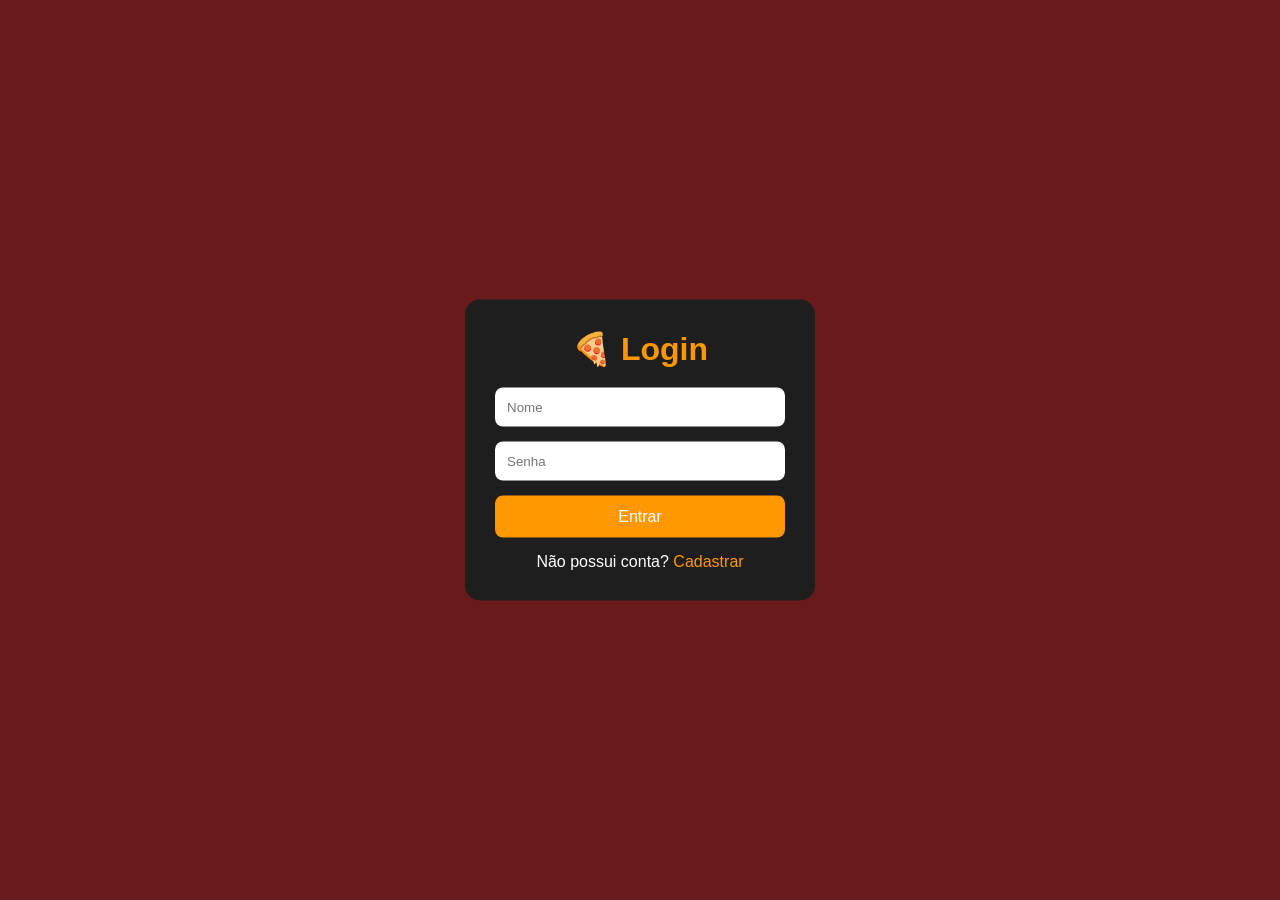
<file: index.html>
<!DOCTYPE html>
<html lang="pt-BR">
<head>
  <link rel="icon" href="logo1.png" type="image/png">
  <meta charset="UTF-8">
  <meta name="viewport" content="width=device-width, initial-scale=1.0">
  <title>www.pizzaria.BellaCrosta.com</title>

  <link rel="stylesheet" href="style.css">
</head>
<body>

<script>

  const usuario = localStorage.getItem("usuarioLogado");

  if(!usuario){
    window.location.href = "login.html";
  }

</script>

<header>

  <h1>🍕 Bella Crosta</h1>

  <nav>
    <a href="login.html">Início</a>
  
    <a href="cardapio.html">Cardápio</a>
  
    <a href="contato.html">Contato</a>
  </nav>

  <div class="usuario">
    👤 <span id="nomeUsuario"></span>
  </div>

</header>

<section class="hero">

  <div class="hero-content">

    <h2>Bem-vindo!</h2>

    <p>
      Olá,
      <span id="nomeUsuario2"></span>
    </p>

   <a href="cardapio.html" class="btn">
  Pedir Pizza
</a>

  </div>

</section>

<script>

  document.getElementById("nomeUsuario").innerText = usuario;
  document.getElementById("nomeUsuario2").innerText = usuario;

</script>

</body>
</html>
</file>
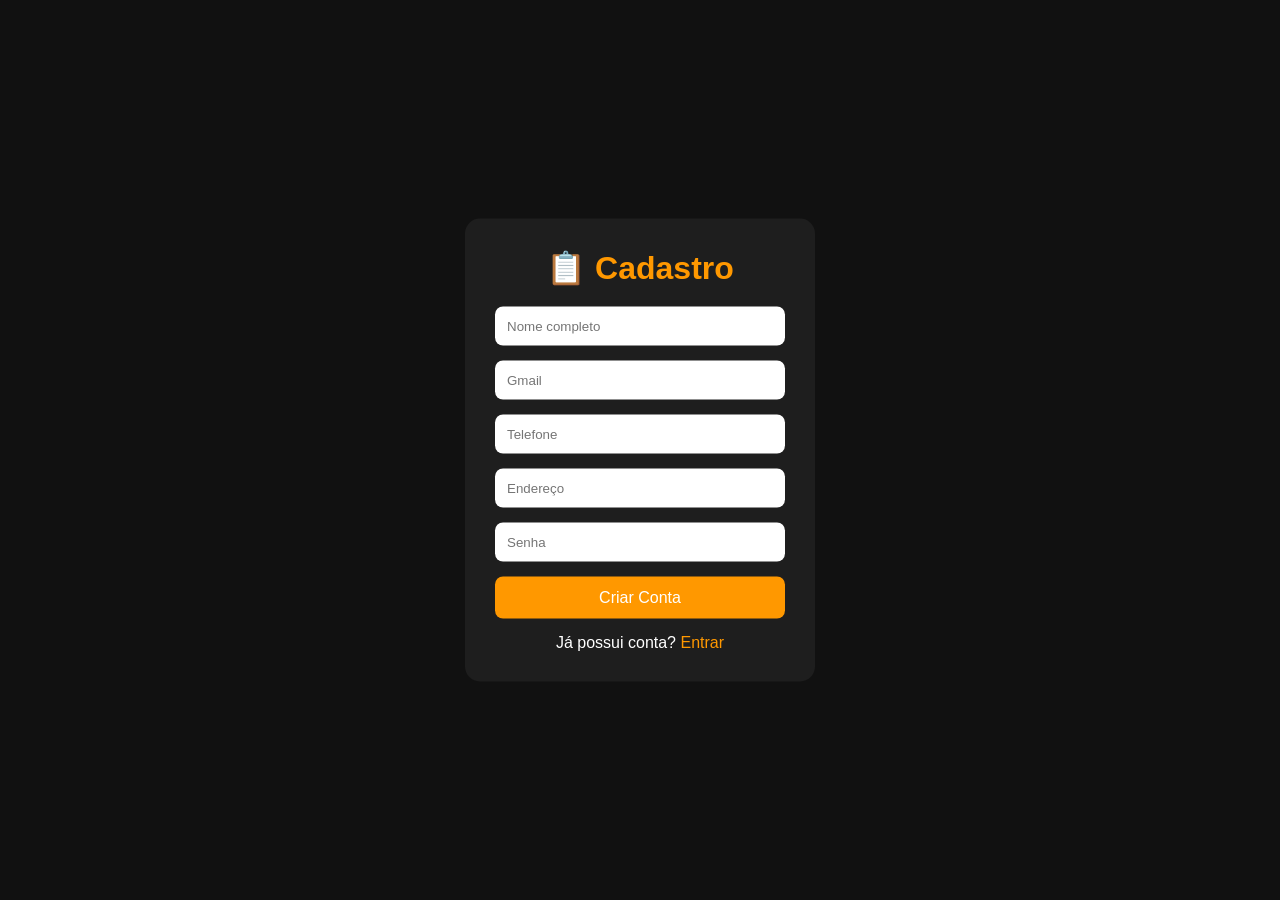
<file: cadastro.html>
<!DOCTYPE html>
<html lang="pt-BR">
<head>
  <meta charset="UTF-8">
  <meta name="viewport" content="width=device-width, initial-scale=1.0">
  <title>www.pizzaria.BellaCrosta.com</title>

  <link rel="stylesheet" href="style.css">
</head>
<body>

<div class="container">

  <h1>📋 Cadastro</h1>

  <input type="text" id="cadNome" placeholder="Nome completo">

  <input type="email" id="cadEmail" placeholder="Gmail">

  <input type="tel" id="cadTelefone" placeholder="Telefone">

  <input type="text" id="cadEndereco" placeholder="Endereço">

  <input type="password" id="cadSenha" placeholder="Senha">

  <button onclick="cadastrar()">
    Criar Conta
  </button>

  <p>
    Já possui conta?
    <a href="login.html">
      Entrar
    </a>
  </p>

</div>

<script src="javascript.js"></script>

<div id="toast" style="
  visibility:hidden;
  min-width:250px;
  background:#4caf50;
  color:white;
  text-align:center;
  border-radius:12px;
  padding:16px;
  position:fixed;
  z-index:9999;
  right:20px;
  top:20px;
  font-size:16px;
  box-shadow:0 0 10px rgba(0,0,0,0.5);
  opacity:0;
  transition:0.5s;
">
</div>

<script>

function mostrarNotificacao(mensagem){

  let toast = document.getElementById("toast");

  toast.innerHTML = mensagem;

  toast.style.visibility = "visible";
  toast.style.opacity = "1";

  setTimeout(() => {

    toast.style.opacity = "0";

    setTimeout(() => {

      toast.style.visibility = "hidden";

    }, 500);

  }, 3000);

}

</script>

</body>
</html>
</file>
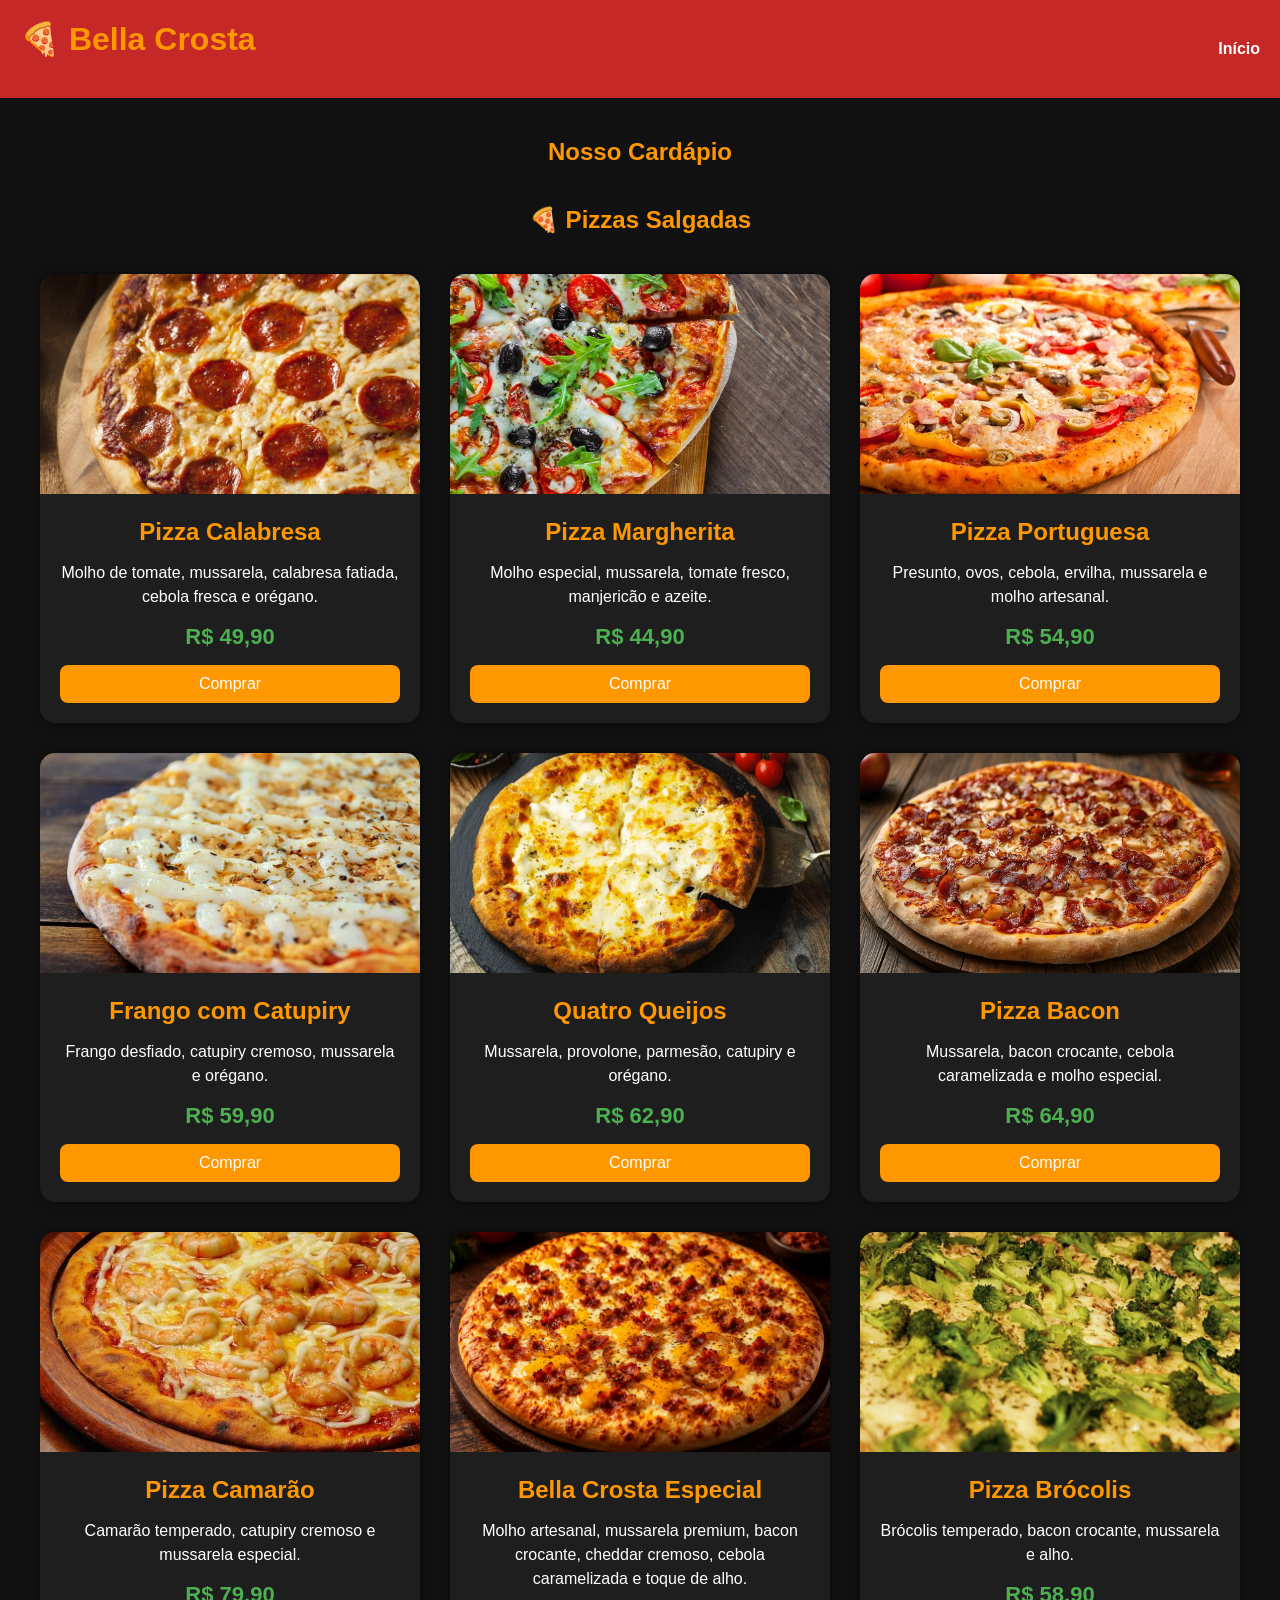
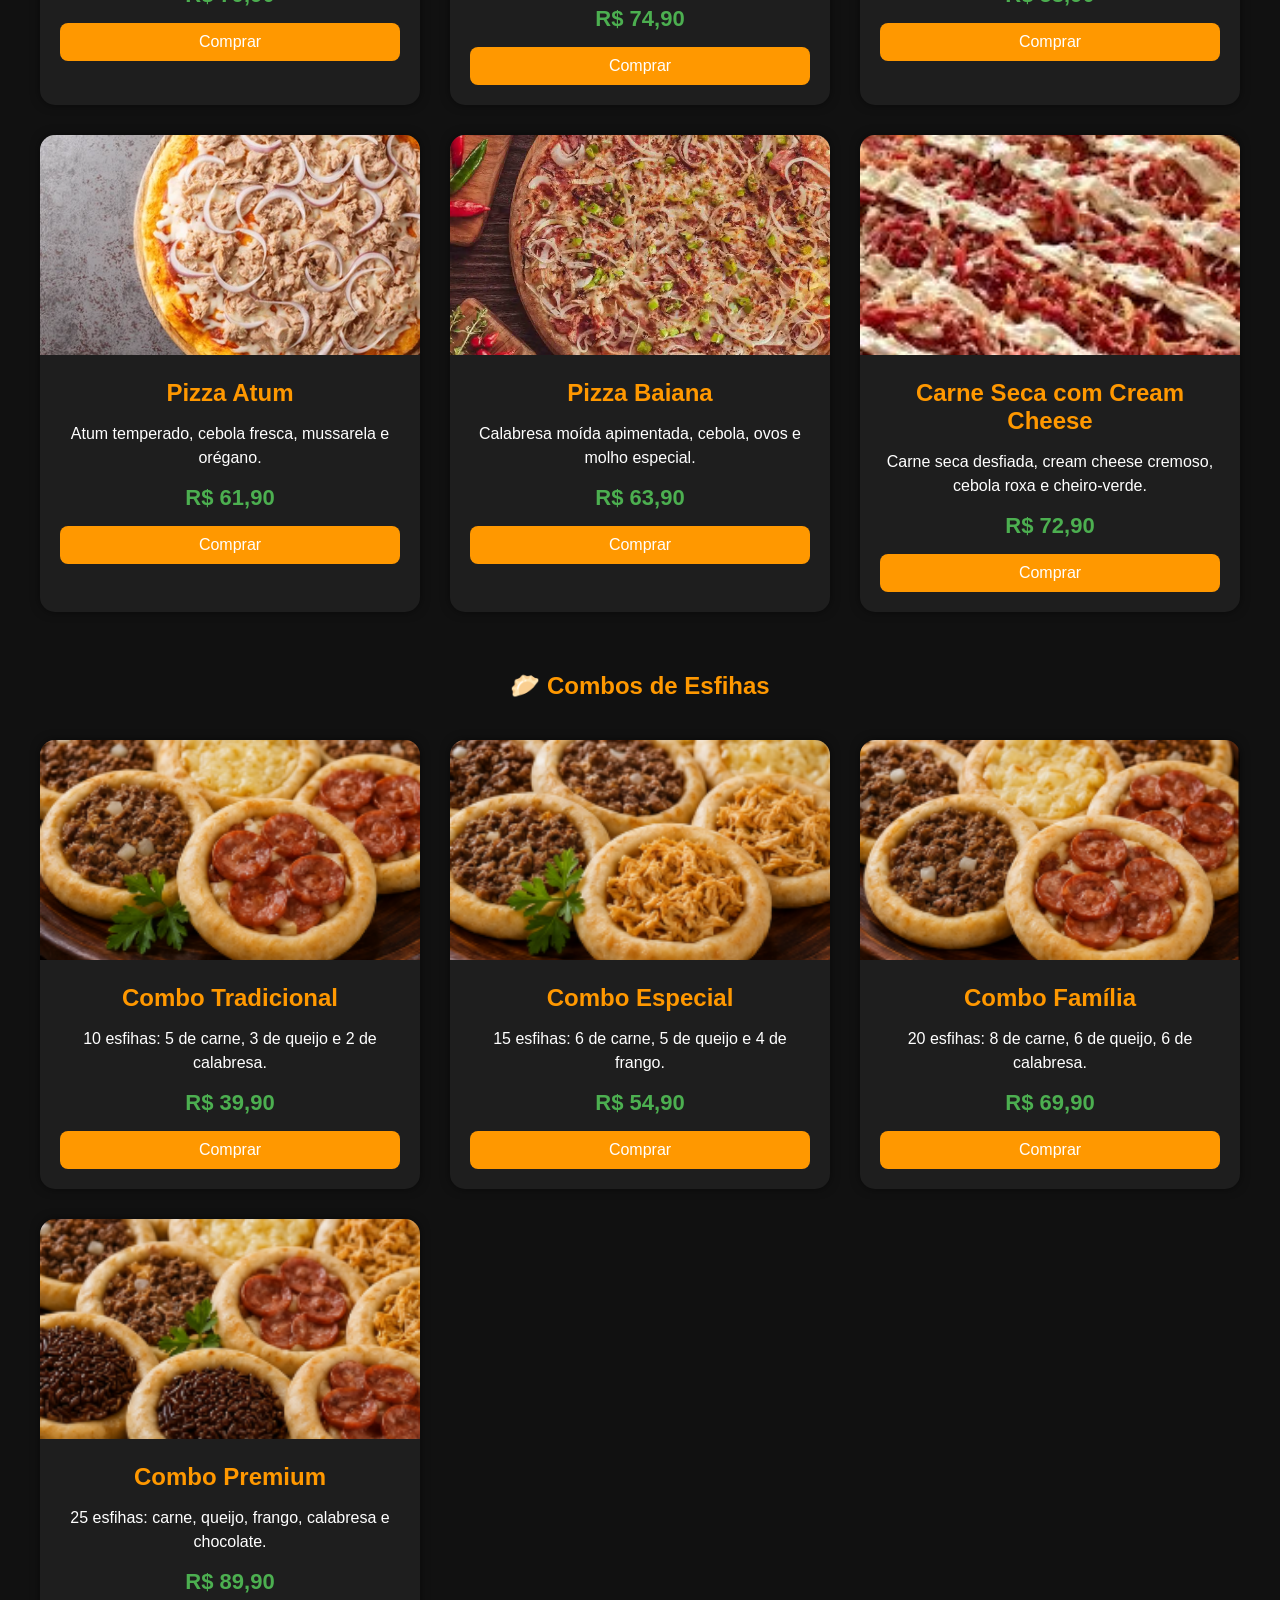
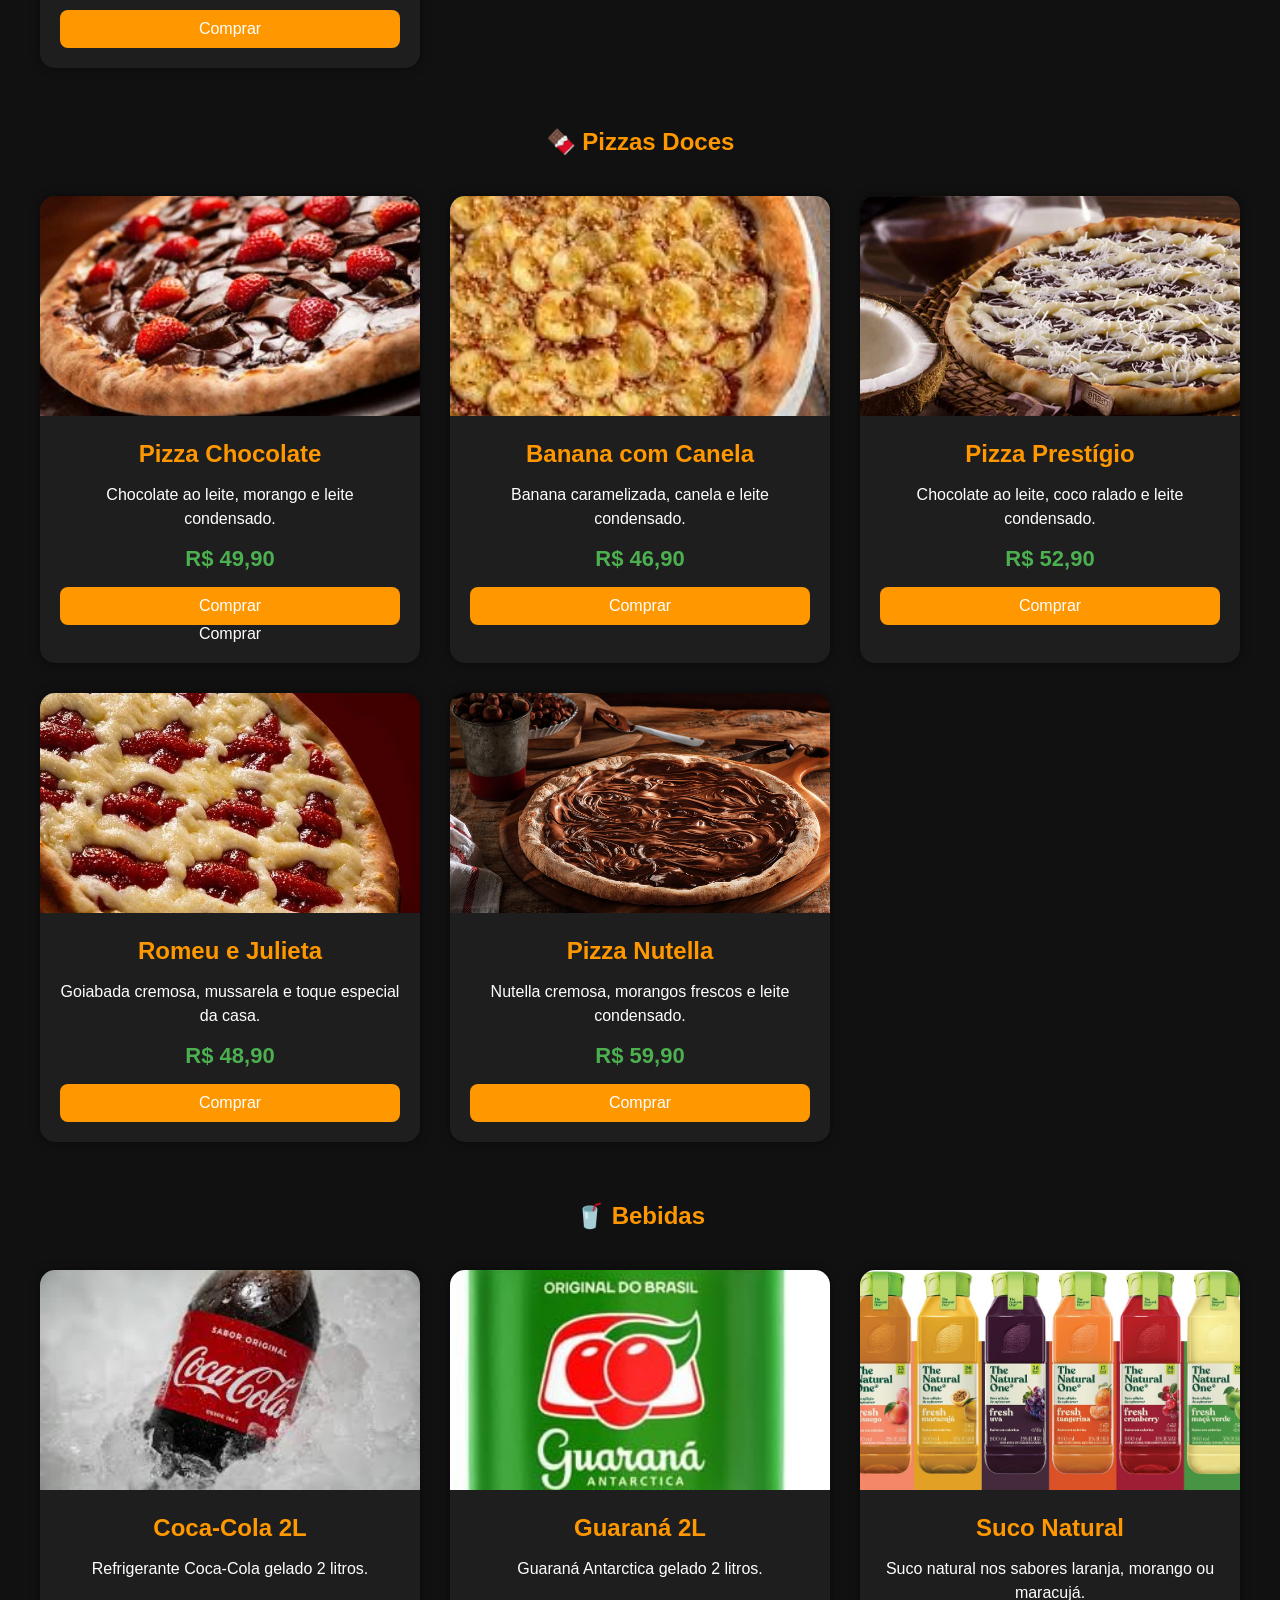
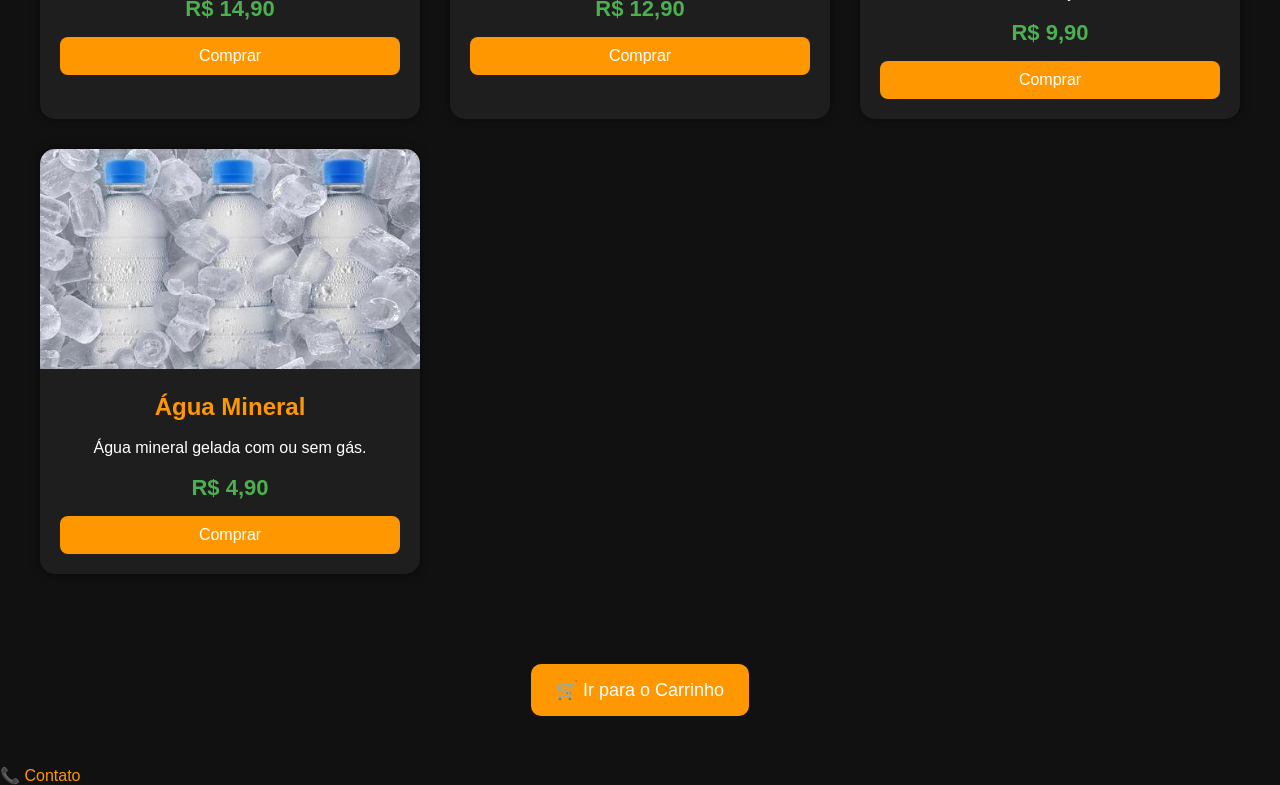
<file: cardapio.html>
<!-- cardapio.html -->

<!DOCTYPE html>
<html lang="pt-BR">
<head>
  <link rel="icon" href="logo1.png" type="image/png">
  <meta charset="UTF-8">
  <meta name="viewport" content="width=device-width, initial-scale=1.0">
  <title>www.pizzaria.BellaCrosta.com</title>

  <link rel="stylesheet" href="style.css">

  <style>
   

    .menu{
      padding:40px;
      text-align:center;
    }

    .menu h1{
      margin-bottom:40px;
      color:#ff9800;
    }

    .pizza-grid{
      display:grid;
      grid-template-columns:repeat(auto-fit,minmax(280px,1fr));
      gap:30px;
    }

    .pizza-card{
      background:#1e1e1e;
      border-radius:15px;
      overflow:hidden;
      transition:0.3s;
      box-shadow:0 0 10px rgba(0,0,0,0.5);
    }

    .pizza-card:hover{
      transform:translateY(-5px);
    }

    .pizza-card img{
      width:100%;
      height:220px;
      object-fit:cover;
    }

    .pizza-info{
      padding:20px;
    }

    .pizza-info h2{
      color:#ff9800;
      margin-bottom:10px;
    }

    .pizza-info p{
      margin-bottom:15px;
      line-height:1.5;
    }

    .preco{
      font-size:22px;
      font-weight:bold;
      color:#4caf50;
    }

    .btn-comprar{
      display:inline-block;
      margin-top:15px;
      background:#ff9800;
      color:white;
      padding:10px 20px;
      border-radius:8px;
      text-decoration:none;
    }

    .btn-comprar:hover{
      background:#ffa726;
    }

  </style>

</head>
<body>

<header>

  <h1>🍕 Bella Crosta</h1>

  <nav>
    <a href="index.html">Início</a>
  </nav>

</header>

<section class="menu">

  <h1>Nosso Cardápio</h1>
<h1 style="margin-top:40px;">
  🍕 Pizzas Salgadas
</h1>
  <div class="pizza-grid">

    

    <!-- CALABRESA -->
    <div class="pizza-card">

      <img src="calabresa.jpg">

      <div class="pizza-info">

        <h2>Pizza Calabresa</h2>

        <p>
          Molho de tomate, mussarela, calabresa fatiada,
          cebola fresca e orégano.
        </p>

        <div class="preco">
          R$ 49,90
        </div>

        <button class="btn-comprar" onclick="comprarPizza('Pizza Calabresa', 49.90)">
        Comprar
        </button>

      </div>

    </div>

    <!-- MARGHERITA -->
    <div class="pizza-card">

      <img src="margarita.jpg">

      <div class="pizza-info">

        <h2>Pizza Margherita</h2>

        <p>
          Molho especial, mussarela, tomate fresco,
          manjericão e azeite.
        </p>

        <div class="preco">
          R$ 44,90
        </div>

        <button class="btn-comprar" onclick="comprarPizza('Pizza Margherita', 44.90)">
          Comprar
        </button>

      </div>

    </div>

    <!-- PORTUGUESA -->
    <div class="pizza-card">

      <img src="portugues.jpg">

      <div class="pizza-info">

        <h2>Pizza Portuguesa</h2>

        <p>
          Presunto, ovos, cebola, ervilha,
          mussarela e molho artesanal.
        </p>

        <div class="preco">
          R$ 54,90
        </div>

        <button class="btn-comprar" onclick="comprarPizza('Pizza Portuguesa', 54.90)">
          Comprar
        </button>

      </div>

    </div>

    <!-- FRANGO -->
    <div class="pizza-card">

      <img src="frango.jpg">
      <div class="pizza-info">

        <h2>Frango com Catupiry</h2>

        <p>
          Frango desfiado, catupiry cremoso,
          mussarela e orégano.
        </p>

        <div class="preco">
          R$ 59,90
        </div>

        <button class="btn-comprar" onclick="comprarPizza('Frango com Catupiry', 59.90)">
          Comprar
        </button>

      </div>

    </div>

  

<!-- QUATRO QUEIJOS -->
<div class="pizza-card">

  <img src="queijo.jpg">

  <div class="pizza-info">

    <h2>Quatro Queijos</h2>

    <p>
      Mussarela, provolone, parmesão,
      catupiry e orégano.
    </p>

    <div class="preco">
      R$ 62,90
    </div>

    <button class="btn-comprar" onclick="comprarPizza('Pizza Quatro Queijos', 62.90)">
      Comprar
    </button>

  </div>

</div>



<!-- BACON -->
<div class="pizza-card">

  <img src="bacon.jpg">

  <div class="pizza-info">

    <h2>Pizza Bacon</h2>

    <p>
      Mussarela, bacon crocante,
      cebola caramelizada e molho especial.
    </p>

    <div class="preco">
      R$ 64,90
    </div>

    <button class="btn-comprar" onclick="comprarPizza('Pizza Bacon', 64.90)">
      Comprar
    </button>

  </div>

</div>


<!-- CAMARÃO -->
<div class="pizza-card">

  <img src="camarao.jpg">
  <div class="pizza-info">

    <h2>Pizza Camarão</h2>

    <p>
      Camarão temperado,
      catupiry cremoso e mussarela especial.
    </p>

    <div class="preco">
      R$ 79,90
    </div>

    <button class="btn-comprar" onclick="comprarPizza('Pizza Camarão', 79.90)">
      Comprar
    </button  >

  </div>

</div>



<!-- BELLA CROSTA ESPECIAL -->
<div class="pizza-card">

  <img src="casa.png">
  <div class="pizza-info">

    <h2>Bella Crosta Especial</h2>

    <p>
      Molho artesanal, mussarela premium,
      bacon crocante, cheddar cremoso,
      cebola caramelizada e toque de alho.
    </p>

    <div class="preco">
      R$ 74,90
    </div>

    <button class="btn-comprar" onclick="comprarPizza('Bella Crosta Especial', 74.90)">
      Comprar
    </button>

  </div>

</div>

<!-- BRÓCOLIS -->
<div class="pizza-card">

  <img src="brocolis.jpg">
  <div class="pizza-info">

    <h2>Pizza Brócolis</h2>

    <p>
      Brócolis temperado,
      bacon crocante, mussarela e alho.
    </p>

    <div class="preco">
      R$ 58,90
    </div>

    <button class="btn-comprar" onclick="comprarPizza('Pizza Brócolis', 58.90)">
      Comprar
    </button>

  </div>

</div>



<!-- ATUM -->
<div class="pizza-card">

  <img src="atum.jpg">

  <div class="pizza-info">

    <h2>Pizza Atum</h2>

    <p>
      Atum temperado,
      cebola fresca, mussarela e orégano.
    </p>

    <div class="preco">
      R$ 61,90
    </div>

    <button class="btn-comprar" onclick="comprarPizza('Pizza Atum', 61.90)">
      Comprar
    </button>

  </div>

</div>



<!-- BAIANA -->
<div class="pizza-card">

  <img src="baiana.jpg">

  <div class="pizza-info">

    <h2>Pizza Baiana</h2>

    <p>
      Calabresa moída apimentada,
      cebola, ovos e molho especial.
    </p>

    <div class="preco">
      R$ 63,90
    </div>

    <button class="btn-comprar" onclick="comprarPizza('Pizza Baiana', 63.90)">
      Comprar
    </button>

  </div>

</div>

<!-- CARNE SECA COM CREAM CHEESE -->
<div class="pizza-card">

  <img src="carne.jpg">

  <div class="pizza-info">

    <h2>Carne Seca com Cream Cheese</h2>

    <p>
      Carne seca desfiada,
      cream cheese cremoso,
      cebola roxa e cheiro-verde.
    </p>

    <div class="preco">
      R$ 72,90
    </div>

    <button class="btn-comprar" onclick="comprarPizza('Carne Seca com Cream Cheese', 72.90)">
      Comprar
    </button>

  </div>

</div>

<!-- FECHA GRID ANTERIOR -->
</div>

<h1 style="margin-top:60px;">
  🥟 Combos de Esfihas
</h1>

<div class="pizza-grid">

  <!-- COMBO TRADICIONAL -->
  <div class="pizza-card">

    <img src="combo-tradicional.jpg.png">

    <div class="pizza-info">

      <h2>Combo Tradicional</h2>

      <p>
        10 esfihas:
        5 de carne,
        3 de queijo
        e 2 de calabresa.
      </p>

      <div class="preco">
        R$ 39,90
      </div>

      <button class="btn-comprar"
        onclick="comprarPizza('Combo Tradicional', 39.90)">
        Comprar
      </button>

    </div>

  </div>

  <!-- COMBO ESPECIAL -->
  <div class="pizza-card">

    <img src="combo-especial.jpg.png">

    <div class="pizza-info">

      <h2>Combo Especial</h2>

      <p>
        15 esfihas:
        6 de carne,
        5 de queijo
        e 4 de frango.
      </p>

      <div class="preco">
        R$ 54,90
      </div>

      <button class="btn-comprar"
        onclick="comprarPizza('Combo Especial', 54.90)">
        Comprar
      </button>

    </div>

  </div>

  <!-- COMBO FAMÍLIA -->
  <div class="pizza-card">

    <img src="combo-familia.jpg.png">

    <div class="pizza-info">

      <h2>Combo Família</h2>

      <p>
        20 esfihas:
        8 de carne,
        6 de queijo,
        6 de calabresa.
      </p>

      <div class="preco">
        R$ 69,90
      </div>

      <button class="btn-comprar"
        onclick="comprarPizza('Combo Família', 69.90)">
        Comprar
      </button>

    </div>

  </div>

  <!-- COMBO PREMIUM -->
  <div class="pizza-card">

    <img src="combo-premium.jpg.png">

    <div class="pizza-info">

      <h2>Combo Premium</h2>

      <p>
        25 esfihas:
        carne, queijo,
        frango, calabresa
        e chocolate.
      </p>

      <div class="preco">
        R$ 89,90
      </div>

      <button class="btn-comprar"
        onclick="comprarPizza('Combo Premium', 89.90)">
        Comprar
      </button>

    </div>

  </div>

</div>

<h1 style="margin-top:60px;">
  🍫 Pizzas Doces
</h1>

<div class="pizza-grid">

 

  <!-- CHOCOLATE -->
  <div class="pizza-card">

    <img src="chocolate.webp">

    <div class="pizza-info">

      <h2>Pizza Chocolate</h2>

      <p>
        Chocolate ao leite,
        morango e leite condensado.
      </p>

      <div class="preco">
        R$ 49,90
      </div>

      <button class="btn-comprar" onclick="comprarPizza('Pizza Chocolate', 49.90)">
         Comprar
      </button> 
        Comprar
      </a>

    </div>

  </div>

  <!-- BANANA -->
  <div class="pizza-card">

    <img src="banana.jpg">

    <div class="pizza-info">

      <h2>Banana com Canela</h2>

      <p>
        Banana caramelizada,
        canela e leite condensado.
      </p>

      <div class="preco">
        R$ 46,90
      </div>

      <button class="btn-comprar" onclick="comprarPizza('Banana com Canela', 46.90)">
        Comprar
      </button>

    </div>

  </div>

<!-- PRESTÍGIO -->
<div class="pizza-card">

  <img src="prestigio.jpg">

  <div class="pizza-info">

    <h2>Pizza Prestígio</h2>

    <p>
      Chocolate ao leite,
      coco ralado e leite condensado.
    </p>

    <div class="preco">
      R$ 52,90
    </div>

    <button class="btn-comprar" onclick="comprarPizza('Pizza Prestígio', 52.90)">
      Comprar
    </button>

  </div>

</div>



<!-- ROMEU E JULIETA -->
<div class="pizza-card">

  <img src="romeu-e-julieta.jpg">

  <div class="pizza-info">

    <h2>Romeu e Julieta</h2>

    <p>
      Goiabada cremosa,
      mussarela e toque especial da casa.
    </p>

    <div class="preco">
      R$ 48,90
    </div>

    <button class="btn-comprar" onclick="comprarPizza('Romeu e Julieta', 48.90)">
      Comprar
    </button>

  </div>

</div>



<!-- NUTELLA -->
<div class="pizza-card">

  <img src="nutella.jpg">

  <div class="pizza-info">

    <h2>Pizza Nutella</h2>

    <p>
      Nutella cremosa,
      morangos frescos e leite condensado.
    </p>

    <div class="preco">
      R$ 59,90
    </div>

    <button class="btn-comprar" onclick="comprarPizza('Pizza Nutella', 59.90)">
      Comprar
    </button>

    </div>

</div>
<!-- FECHA GRID DAS DOCES -->
</div>

<h1 style="margin-top:60px;">
  🥤 Bebidas
</h1>

<div class="pizza-grid">

  <!-- COCA -->
  <div class="pizza-card">

    <img src="coca.jpg">

    <div class="pizza-info">

      <h2>Coca-Cola 2L</h2>

      <p>
        Refrigerante Coca-Cola gelado 2 litros.
      </p>

      <div class="preco">
        R$ 14,90
      </div>

      <button class="btn-comprar"
        onclick="comprarPizza('Coca-Cola 2L', 14.90)">
        Comprar
      </button>

    </div>

  </div>

  <!-- GUARANÁ -->
  <div class="pizza-card">

    <img src="guarana.jpg">

    <div class="pizza-info">

      <h2>Guaraná 2L</h2>

      <p>
        Guaraná Antarctica gelado 2 litros.
      </p>

      <div class="preco">
        R$ 12,90
      </div>

      <button class="btn-comprar"
        onclick="comprarPizza('Guaraná 2L', 12.90)">
        Comprar
      </button>

    </div>

  </div>

  <!-- SUCO -->
  <div class="pizza-card">

    <img src="suco.jpeg">

    <div class="pizza-info">

      <h2>Suco Natural</h2>

      <p>
        Suco natural nos sabores
        laranja, morango ou maracujá.
      </p>

      <div class="preco">
        R$ 9,90
      </div>

      <button class="btn-comprar"
        onclick="comprarPizza('Suco Natural', 9.90)">
        Comprar
      </button>

    </div>

  </div>

  <!-- ÁGUA -->
  <div class="pizza-card">

    <img src="agua.jpg">

    <div class="pizza-info">

      <h2>Água Mineral</h2>

      <p>
        Água mineral gelada com ou sem gás.
      </p>

      <div class="preco">
        R$ 4,90
      </div>

      <button class="btn-comprar"
        onclick="comprarPizza('Água Mineral', 4.90)">
        Comprar
      </button>

    </div>

  </div>

</div>

</section>
<div id="toast" style="
  position: fixed;
  bottom: 30px;
  left: 50%;
  transform: translateX(-50%);
  background: #ff9800;
  color: white;
  padding: 12px 20px;
  border-radius: 10px;
  font-size: 16px;
  display: none;
  z-index: 9999;
">
</div>
<script>

function mostrarToast(mensagem){
  const toast = document.getElementById("toast");

  toast.textContent = mensagem;
  toast.style.display = "block";

  setTimeout(() => {
    toast.style.display = "none";
  }, 2000);
}

</script>

<div style="text-align:center; margin:50px 0;">

  <a href="carrinho.html" 
     style="
        background:#ff9800;
        color:white;
        padding:15px 25px;
        border-radius:10px;
        text-decoration:none;
        font-size:18px;
        display:inline-block;
     ">
    🛒 Ir para o Carrinho
  </a>


</div>

<!-- TOAST -->
<div id="toast" style="
  position:fixed;
  bottom:30px;
  left:50%;
  transform:translateX(-50%);
  background:#ff9800;
  color:white;
  padding:15px 25px;
  border-radius:10px;
  font-size:16px;
  display:none;
  z-index:9999;
  box-shadow:0 0 10px rgba(0,0,0,0.5);
">
</div>

<script>

function mostrarToast(mensagem){

  let toast = document.getElementById("toast");

  toast.innerHTML = mensagem;

  toast.style.display = "block";

  setTimeout(() => {

    toast.style.display = "none";

  }, 2000);

}

function verificarBrinde(){

  let carrinho = JSON.parse(localStorage.getItem("carrinho")) || [];

  let total = 0;

  carrinho.forEach(item => {

    total += Number(item.preco);

  });

  // remove brinde antigo
  carrinho = carrinho.filter(item =>
    item.nome !== "🎁 Coca-Cola 2L GRÁTIS"
  );

  // adiciona brinde
  if(total >= 70){

    carrinho.push({
      nome: "🎁 Coca-Cola 2L GRÁTIS",
      preco: 0
    });

    mostrarToast("🎁 Você ganhou uma Coca-Cola 2L grátis!");

  }

  localStorage.setItem("carrinho", JSON.stringify(carrinho));

}

function comprarPizza(nome, preco){

  let carrinho = JSON.parse(localStorage.getItem("carrinho")) || [];

  carrinho.push({
    nome: nome,
    preco: Number(preco)
  });

  localStorage.setItem("carrinho", JSON.stringify(carrinho));

  verificarBrinde();

  mostrarToast(nome + " adicionada ao carrinho 🍕");

}

</script>
<a href="https://wa.me/11977705127" 
   target="_blank"
   class="btn-whatsapp">
   📞 Contato
</a>

</body>
</html>
</file>
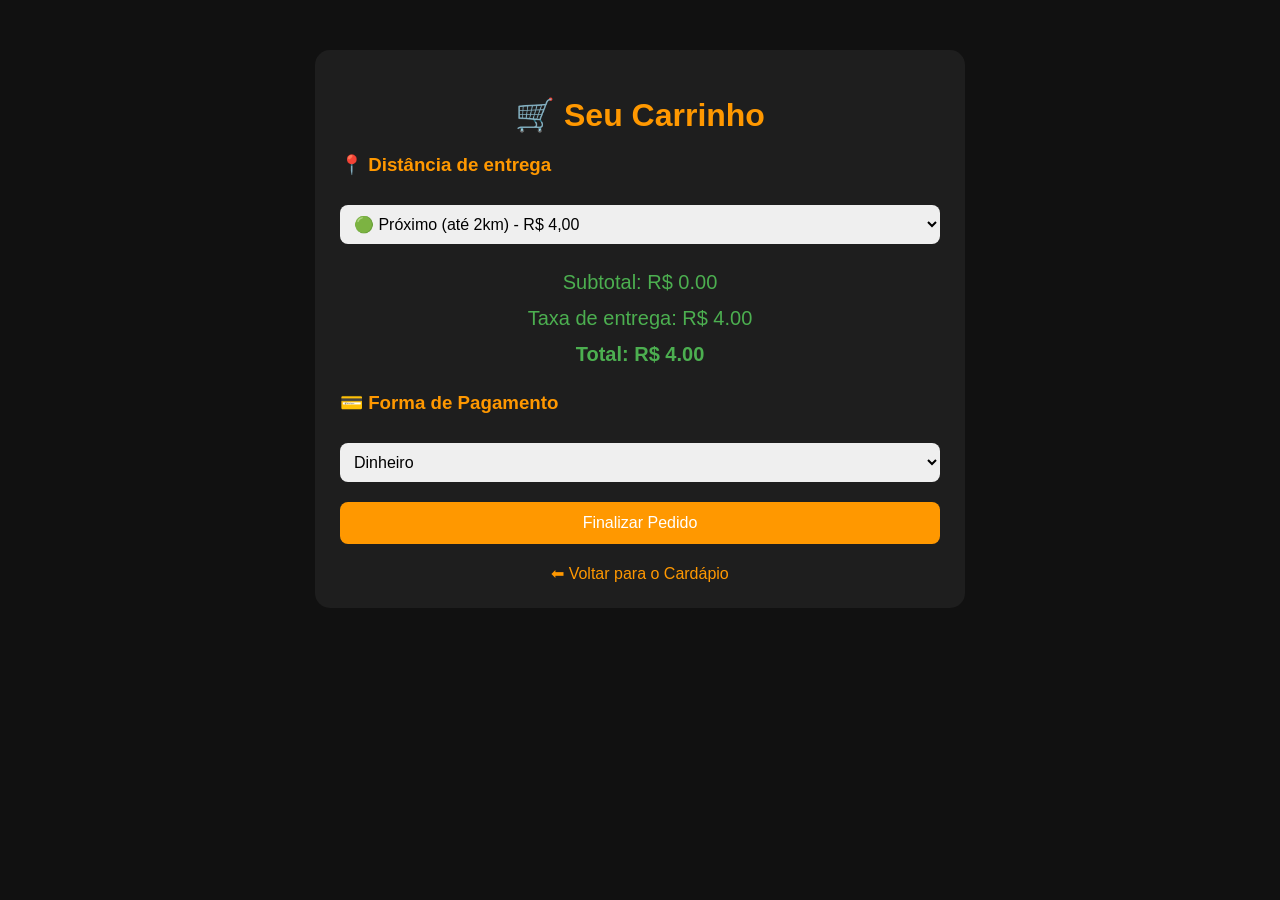
<file: carrinho.html>
<!DOCTYPE html>
<html lang="pt-BR">
<head>
  <link rel="icon" href="logo1.png" type="image/png">
  <meta charset="UTF-8">
  <meta name="viewport" content="width=device-width, initial-scale=1.0">
  <title>Carrinho - Bella Crosta</title>

  <style>

    body{
      background:#111;
      color:white;
      font-family:Arial;
      margin:0;
      padding:0;
    }

    .container{
      max-width:600px;
      margin:50px auto;
      background:#1e1e1e;
      padding:25px;
      border-radius:15px;
    }

    h1{
      text-align:center;
      color:#ff9800;
      margin-bottom:20px;
    }

    h3{
      color:#ff9800;
    }

    ul{
      list-style:none;
      padding:0;
    }

    li{
      padding:12px;
      border-bottom:1px solid #333;
      margin-bottom:10px;
    }

    .total{
      margin-top:20px;
      font-size:20px;
      color:#4caf50;
      text-align:center;
      line-height:1.8;
    }

    button{
      width:100%;
      margin-top:20px;
      padding:12px;
      border:none;
      border-radius:8px;
      background:#ff9800;
      color:white;
      font-size:16px;
      cursor:pointer;
    }

    button:hover{
      background:#ffa726;
    }

    select{
      width:100%;
      padding:10px;
      border-radius:8px;
      margin-top:10px;
      border:none;
      font-size:16px;
    }

    .btn-voltar{
      display:block;
      text-align:center;
      margin-top:20px;
      color:#ff9800;
      text-decoration:none;
      font-size:16px;
    }

    #notificacao{
      display:none;
      position:fixed;
      top:20px;
      right:20px;
      background:#4caf50;
      color:white;
      padding:20px;
      border-radius:12px;
      box-shadow:0 0 10px rgba(0,0,0,0.5);
      font-size:16px;
      z-index:999;
    }

    .remover-btn{
      float:right;
      background:red;
      border:none;
      color:white;
      padding:5px 10px;
      border-radius:5px;
      cursor:pointer;
      width:auto;
      margin-top:0;
    }

  </style>

</head>

<body>

<div class="container">

  <h1>🛒 Seu Carrinho</h1>

  <ul id="lista-carrinho"></ul>

  <div style="margin-top:20px;">

    <h3>📍 Distância de entrega</h3>

    <select id="distanciaEntrega" onchange="atualizar()">

      <option value="4">
        🟢 Próximo (até 2km) - R$ 4,00
      </option>

      <option value="8">
        🟡 Médio (até 5km) - R$ 8,00
      </option>

      <option value="12">
        🔴 Longe (até 10km) - R$ 12,00
      </option>

    </select>

  </div>

  <div class="total" id="total">
    Total: R$ 0,00
  </div>

  <div style="margin-top:20px;">

    <h3>💳 Forma de Pagamento</h3>

    <select id="pagamentoMetodo">

      <option>Dinheiro</option>
      <option>Cartão de Crédito</option>
      <option>Cartão de Débito</option>
      <option>Pix</option>

    </select>

  </div>

  <button onclick="finalizarPedido()">
    Finalizar Pedido
  </button>

  <a href="cardapio.html" class="btn-voltar">
    ⬅ Voltar para o Cardápio
  </a>

</div>

<div id="notificacao">
  🍕 Pedido finalizado! Obrigado pela preferência.
</div>

<script>

let carrinho = JSON.parse(localStorage.getItem("carrinho")) || [];

function atualizar(){

  let lista = document.getElementById("lista-carrinho");

  let total = 0;

  lista.innerHTML = "";

  carrinho.forEach((item, index) => {

    let preco = Number(item.preco) || 0;

    let li = document.createElement("li");

    li.innerHTML = `
      ${item.nome} - R$ ${preco.toFixed(2)}

      <button class="remover-btn"
        onclick="removerItem(${index})">
        X
      </button>
    `;

    lista.appendChild(li);

    total += preco;

  });

  let taxa =
    Number(document.getElementById("distanciaEntrega").value);

  let totalFinal = total + taxa;

  document.getElementById("total").innerHTML = `
    Subtotal: R$ ${total.toFixed(2)} <br>

    Taxa de entrega: R$ ${taxa.toFixed(2)} <br>

    <strong>Total: R$ ${totalFinal.toFixed(2)}</strong>
  `;

  localStorage.setItem(
    "carrinho",
    JSON.stringify(carrinho)
  );

}

function removerItem(index){

  carrinho.splice(index, 1);

  localStorage.setItem(
    "carrinho",
    JSON.stringify(carrinho)
  );

  atualizar();

}

function mostrarNotificacao(){

  let notificacao =
    document.getElementById("notificacao");

  notificacao.style.display = "block";

  setTimeout(() => {

    notificacao.style.display = "none";

  }, 4000);

}

function finalizarPedido(){

  if(carrinho.length === 0){

    alert("Carrinho vazio!");

    return;

  }

  let metodo =
    document.getElementById("pagamentoMetodo").value;

  let entrega =
    document.getElementById("distanciaEntrega").value;

  let tipoTexto = "";

  if(entrega == 4){

    tipoTexto = "Entrega Próxima 🟢";

  }

  else if(entrega == 8){

    tipoTexto = "Entrega Média 🟡";

  }

  else{

    tipoTexto = "Entrega Longa 🔴";

  }

  mostrarNotificacao();

  setTimeout(() => {

    alert(
      "Pedido enviado 🍕\n\n" +
      "Pagamento: " + metodo + "\n" +
      "Tipo de entrega: " + tipoTexto
    );

    localStorage.removeItem("carrinho");

    location.reload();

  }, 2000);

}

atualizar();

</script>

</body>
</html>
</file>
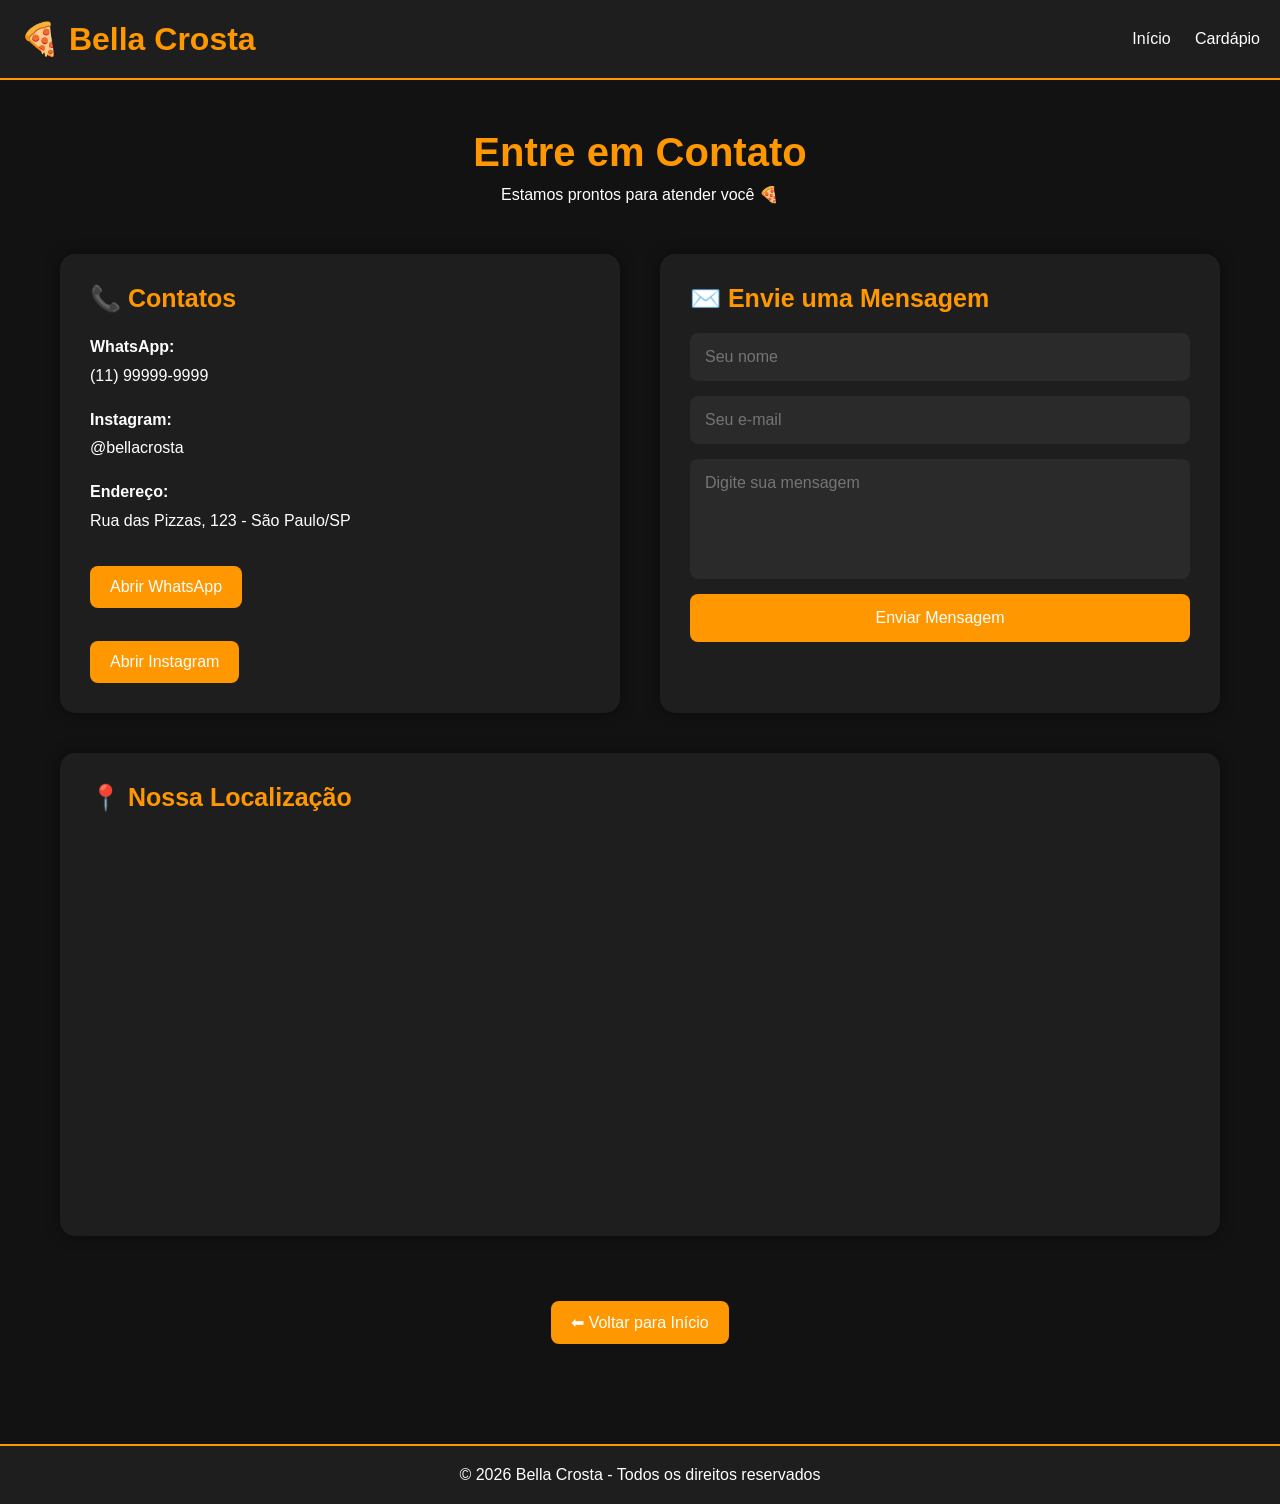
<file: contato.html>
<!-- contato.html -->

<!DOCTYPE html>
<html lang="pt-BR">
<head>
  <link rel="icon" href="logo.png" type="image/png">
  <meta charset="UTF-8">
  <meta name="viewport" content="width=device-width, initial-scale=1.0">
  <title>Contato | Bella Crosta</title>

  
  

  <style>

    *{
      margin:0;
      padding:0;
      box-sizing:border-box;
      font-family:Arial, Helvetica, sans-serif;
    }

    body{
      background:#121212;
      color:white;
    }

    header{
      background:#1e1e1e;
      padding:20px;
      display:flex;
      justify-content:space-between;
      align-items:center;
      border-bottom:2px solid #ff9800;
    }

    header h1{
      color:#ff9800;
    }

    nav a{
      color:white;
      text-decoration:none;
      margin-left:20px;
      transition:0.3s;
    }

    nav a:hover{
      color:#ff9800;
    }

    .container{
      max-width:1200px;
      margin:auto;
      padding:50px 20px;
    }

    .titulo{
      text-align:center;
      margin-bottom:50px;
    }

    .titulo h2{
      color:#ff9800;
      font-size:40px;
      margin-bottom:10px;
    }

    .contato-grid{
      display:grid;
      grid-template-columns:repeat(auto-fit,minmax(320px,1fr));
      gap:40px;
    }

    .card{
      background:#1e1e1e;
      padding:30px;
      border-radius:15px;
      box-shadow:0 0 15px rgba(0,0,0,0.4);
    }

    .card h3{
      color:#ff9800;
      margin-bottom:20px;
      font-size:25px;
    }

    .info{
      margin-bottom:15px;
      line-height:1.8;
    }

    .btn{
      display:inline-block;
      margin-top:15px;
      background:#ff9800;
      color:white;
      padding:12px 20px;
      border-radius:8px;
      text-decoration:none;
      transition:0.3s;
    }

    .btn:hover{
      background:#ffa726;
    }

    form{
      display:flex;
      flex-direction:column;
    }

    input, textarea{
      margin-bottom:15px;
      padding:15px;
      border:none;
      border-radius:8px;
      outline:none;
      background:#2a2a2a;
      color:white;
      font-size:16px;
    }

    textarea{
      resize:none;
      height:120px;
    }

    button{
      background:#ff9800;
      color:white;
      border:none;
      padding:15px;
      border-radius:8px;
      cursor:pointer;
      font-size:16px;
      transition:0.3s;
    }

    button:hover{
      background:#ffa726;
    }

    iframe{
      width:100%;
      border:none;
      border-radius:15px;
      margin-top:20px;
    }

    .voltar{
      text-align:center;
      margin-top:50px;
    }

    footer{
      text-align:center;
      padding:20px;
      background:#1e1e1e;
      margin-top:50px;
      border-top:2px solid #ff9800;
    }

  </style>
</head>

<body>

<header>

  <h1>🍕 Bella Crosta</h1>

  <nav>
    <a href="index.html">Início</a>
    <a href="cardapio.html">Cardápio</a>
  </nav>

</header>

<div class="container">

  <div class="titulo">
    <h2>Entre em Contato</h2>
    <p>Estamos prontos para atender você 🍕</p>
  </div>

  <div class="contato-grid">

    <!-- INFORMAÇÕES -->
    <div class="card">

      <h3>📞 Contatos</h3>

      <div class="info">
        <strong>WhatsApp:</strong><br>
        (11) 99999-9999
      </div>

      <div class="info">
        <strong>Instagram:</strong><br>
        @bellacrosta
      </div>

      <div class="info">
        <strong>Endereço:</strong><br>
        Rua das Pizzas, 123 - São Paulo/SP
      </div>

      <a href="https://wa.me/5511977705127"
         target="_blank"
         class="btn">
         Abrir WhatsApp
      </a>

      <br><br>

      <a href="https://instagram.com"
         target="_blank"
         class="btn">
         Abrir Instagram
      </a>

    </div>

    <!-- FORMULÁRIO -->
    <div class="card">

      <h3>✉️ Envie uma Mensagem</h3>

      <form id="formContato">

        <input type="text" placeholder="Seu nome" required>
      
        <input type="email" placeholder="Seu e-mail" required>
      
        <textarea placeholder="Digite sua mensagem"></textarea>
      
        <button type="submit">
          Enviar Mensagem
        </button>
      
      </form>
      

    </div>

  </div>

  

  <!-- MAPA -->
  <div class="card" style="margin-top:40px;">

    <h3>📍 Nossa Localização</h3>

    <iframe
    src="https://www.google.com/maps?q=São+Paulo&output=embed"
    width="100%"
    height="350"
    style="border:0; border-radius:15px;"
    allowfullscreen=""
    loading="lazy">
  </iframe>

  </div>

  <!-- BOTÃO VOLTAR -->
  <div class="voltar">

    <a href="index.html" class="btn">
      ⬅ Voltar para Início
    </a>

  </div>

</div>

<footer>
  © 2026 Bella Crosta - Todos os direitos reservados
</footer>

<!-- NOTIFICAÇÃO -->
<div id="notificacao">
  ✅ Mensagem enviada com sucesso!
</div>

<style>
#notificacao{
  position:fixed;
  top:-100px;
  left:50%;
  transform:translateX(-50%);
  background:#4caf50;
  color:white;
  padding:15px 30px;
  border-radius:10px;
  font-size:18px;
  font-weight:bold;
  transition:0.5s;
  z-index:9999;
  box-shadow:0 0 15px rgba(0,0,0,0.4);
}
</style>

<script>

const formulario = document.getElementById("formContato");

formulario.addEventListener("submit", function(event){

  event.preventDefault();

  const notificacao = document.getElementById("notificacao");

  notificacao.style.top = "20px";

  setTimeout(function(){

    notificacao.style.top = "-100px";

  }, 3000);

  formulario.reset();

});

</script>

</body>
</html>
</file>
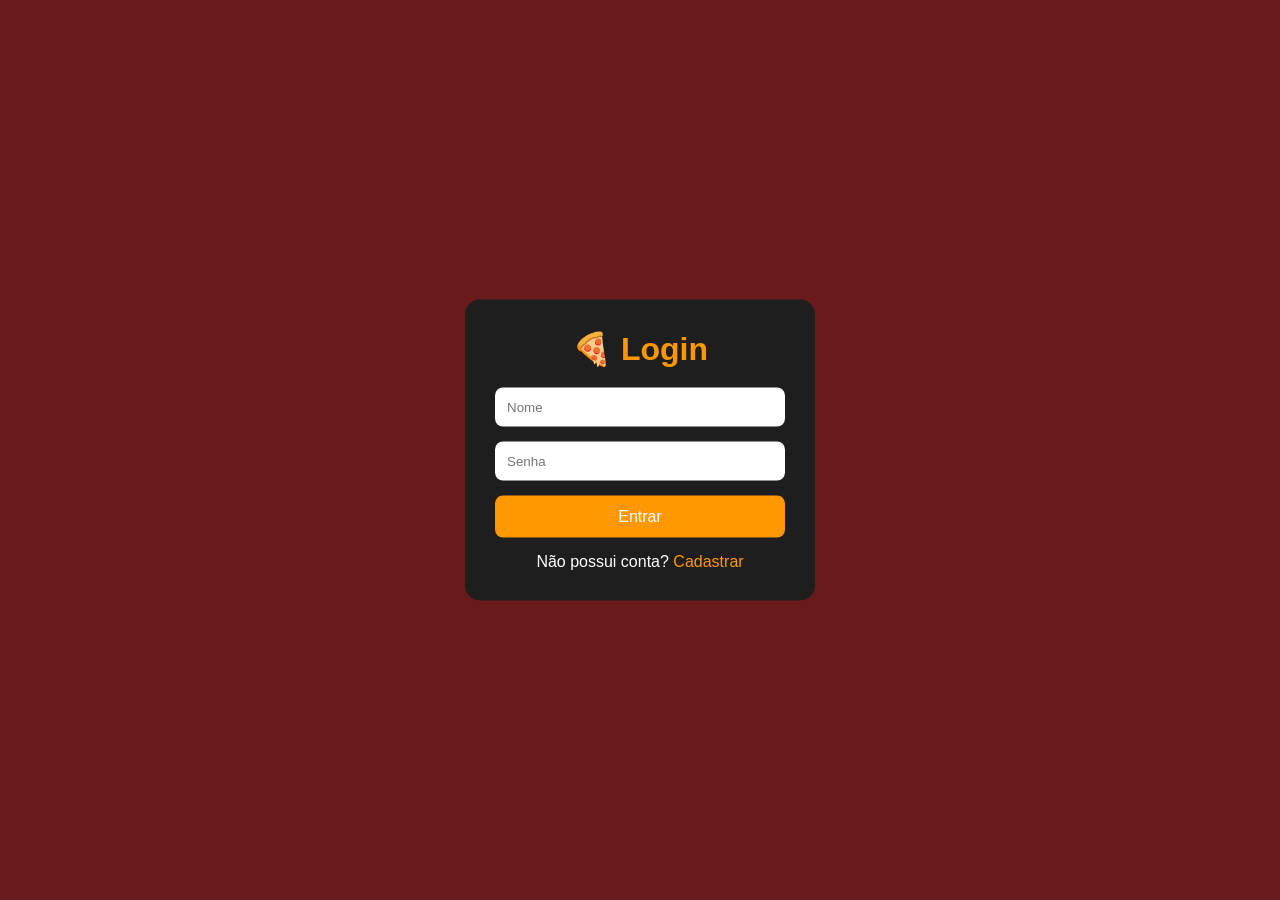
<file: login.html>
<!DOCTYPE html>
<html lang="pt-BR">
<head>
  <meta charset="UTF-8">
  <meta name="viewport" content="width=device-width, initial-scale=1.0">
  <title>www.pizzaria.BellaCrosta.com</title>

  <link rel="stylesheet" href="style.css">
</head>
<body style="background-color: #691a1a;">

<div class="container">

  <h1>🍕 Login</h1>

  <input type="text" id="loginNome" placeholder="Nome">
  <input type="password" id="loginSenha" placeholder="Senha">

  <button onclick="login()">
    Entrar
  </button>

  <p>
    Não possui conta?
    <a href="cadastro.html">
      Cadastrar
    </a>
  </p>

</div>

<script src="javascript.js"></script>

<div id="toast" style="
  visibility:hidden;
  min-width:250px;
  background:#4caf50;
  color:white;
  text-align:center;
  border-radius:12px;
  padding:16px;
  position:fixed;
  z-index:9999;
  right:20px;
  top:20px;
  font-size:16px;
  box-shadow:0 0 10px rgba(0,0,0,0.5);
  opacity:0;
  transition:0.5s;
">
</div>

<script>

function mostrarNotificacao(mensagem){

  let toast = document.getElementById("toast");

  toast.innerHTML = mensagem;

  toast.style.visibility = "visible";
  toast.style.opacity = "1";

  setTimeout(() => {

    toast.style.opacity = "0";

    setTimeout(() => {

      toast.style.visibility = "hidden";

    }, 500);

  }, 3000);

}

</script>

</body>
</html>
</file>
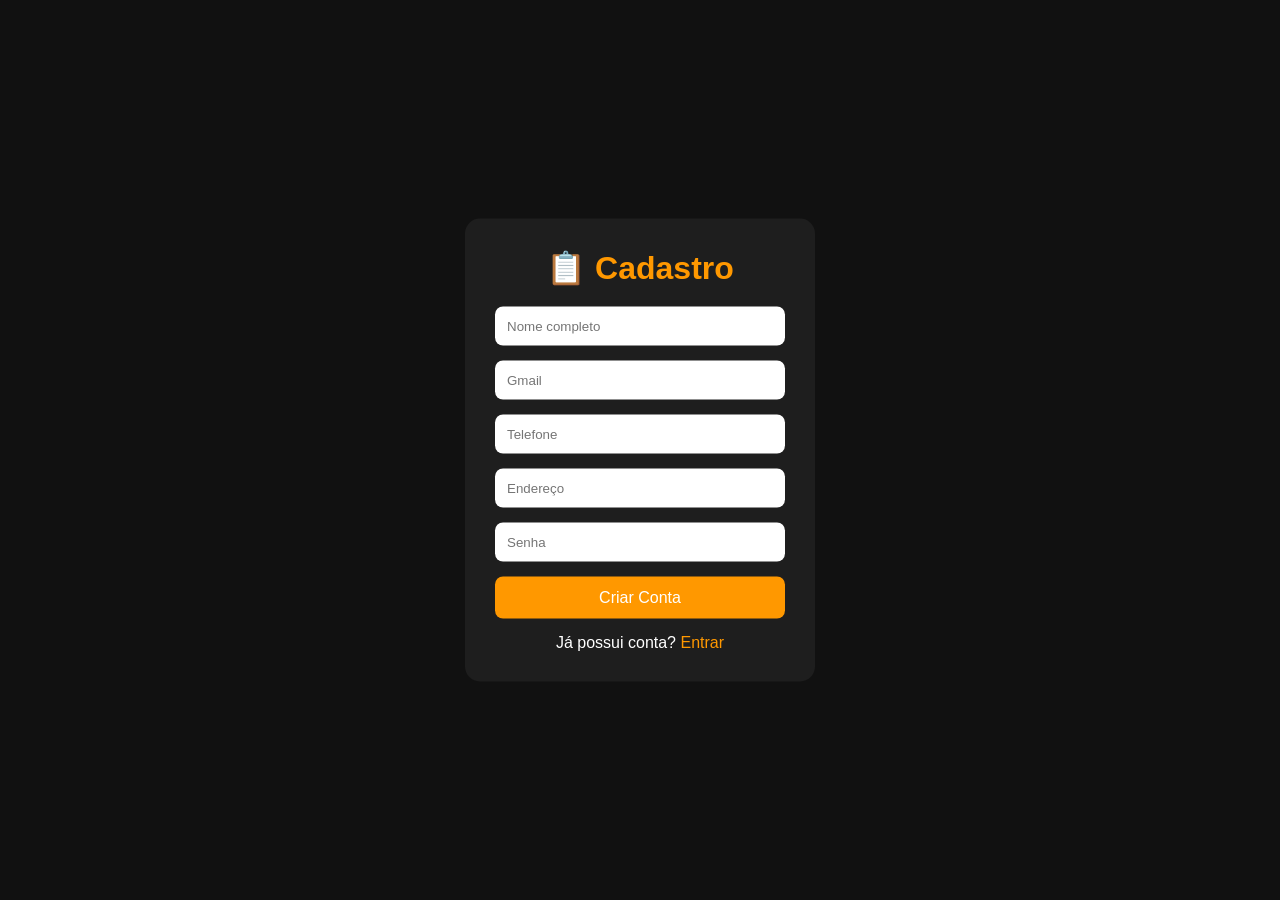
<file: pizaria da lele.html>
<!DOCTYPE html>
<html lang="pt-BR">
<head>
  <link rel="icon" href="logo.png" type="image/png">
  <meta charset="UTF-8">
  <meta name="viewport" content="width=device-width, initial-scale=1.0">
  <title>Cadastro</title>

  <link rel="stylesheet" href="style.css">
</head>
<body>

<div class="container">

  <h1>📋 Cadastro</h1>

  <input type="text" id="cadNome" placeholder="Nome completo">

  <input type="email" id="cadEmail" placeholder="Gmail">

  <input type="tel" id="cadTelefone" placeholder="Telefone">

  <input type="text" id="cadEndereco" placeholder="Endereço">

  <input type="password" id="cadSenha" placeholder="Senha">

  <button onclick="cadastrar()">
    Criar Conta
  </button>

  <p>
    Já possui conta?
    <a href="login.html">
      Entrar
    </a>
  </p>

</div>

<script src="javascript.js"></script>

</body>
</html>
</file>
<file: style.css>
*{
    margin:0;
    padding:0;
    box-sizing:border-box;
    font-family:Arial, sans-serif;
  }
  
  body{
    background:#111;
    color:white;
  }
  
  /* LOGIN E CADASTRO */
  
  .container{
    width:350px;
    background:#1e1e1e;
    padding:30px;
    border-radius:15px;
  
    position:absolute;
    top:50%;
    left:50%;
    transform:translate(-50%,-50%);
  }
  
  h1{
    text-align:center;
    margin-bottom:20px;
    color:#ff9800;
  }
  
  input{
    width:100%;
    padding:12px;
    margin-bottom:15px;
    border:none;
    border-radius:8px;
    outline:none;
  }
  
  button{
    width:100%;
    padding:12px;
    border:none;
    border-radius:8px;
    background:#ff9800;
    color:white;
    font-size:16px;
    cursor:pointer;
  }
  
  button:hover{
    background:#ffa726;
  }
  
  p{
    text-align:center;
    margin-top:15px;
  }
  
  a{
    color:#ff9800;
    text-decoration:none;
  }
  
  /* SITE */
  
  header{
    background:#c62828;
    padding:20px;
    display:flex;
    justify-content:space-between;
    align-items:center;
  }
  
  nav a{
    color:white;
    margin-left:20px;
    font-weight:bold;
  }
  
  .usuario{
    font-weight:bold;
  }
  
  .hero{
    height:90vh;
  
    background:url('https://images.unsplash.com/photo-1513104890138-7c749659a591?q=80&w=1600&auto=format&fit=crop');
  
    background-size:cover;
    background-position:center;
  
    display:flex;
    justify-content:center;
    align-items:center;
    text-align:center;
  }
  
  .hero-content{
    background:rgba(0,0,0,0.7);
    padding:40px;
    border-radius:15px;
  }
  
  .hero h2{
    font-size:50px;
    margin-bottom:20px;
  }
  
  .btn{
    display:inline-block;
    margin-top:20px;
    padding:12px 25px;
    background:#ff9800;
    color:white;
    border-radius:8px;
  }
  #notificacao{
    position:fixed;
    top:-100px;
    left:50%;
    transform:translateX(-50%);
    background:#4caf50;
    color:white;
    padding:15px 30px;
    border-radius:10px;
    font-size:18px;
    transition:0.5s;
    z-index:9999;
    box-shadow:0 0 10px rgba(0,0,0,0.4);
  }
</file>
